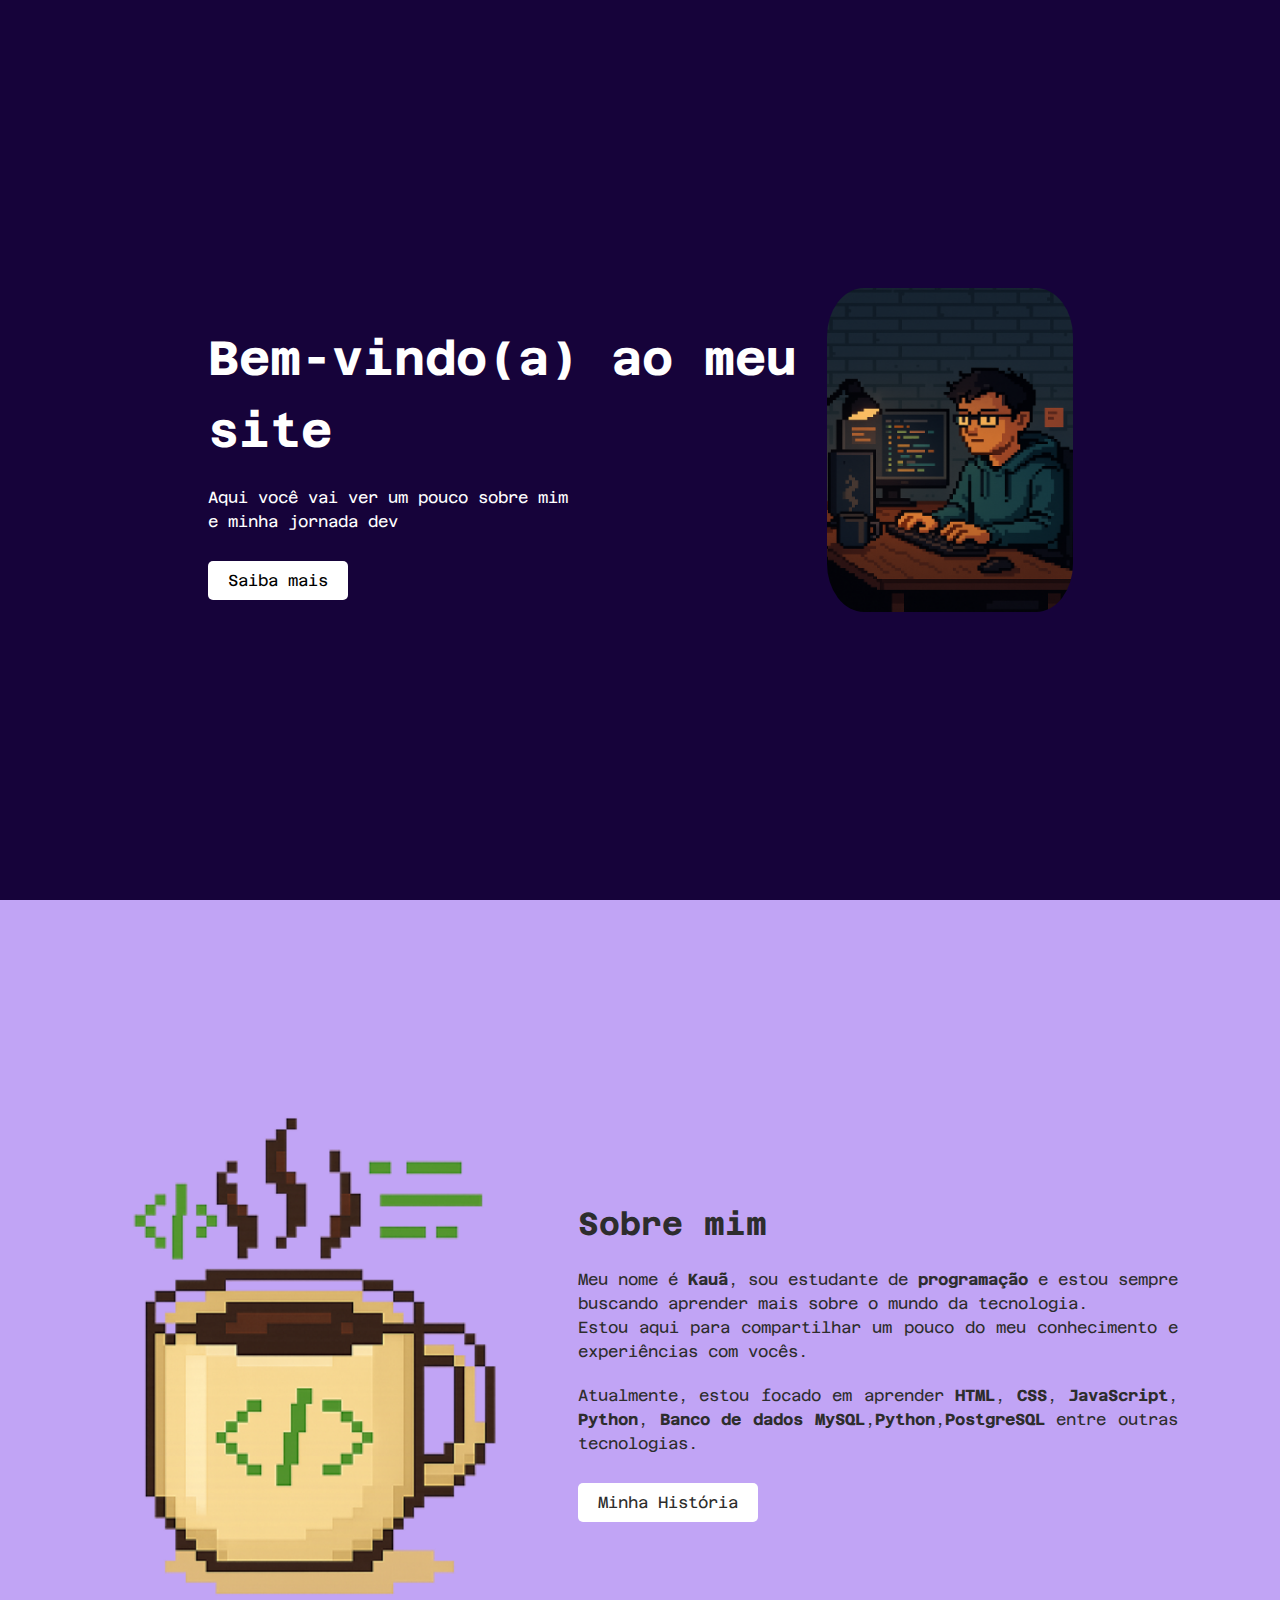
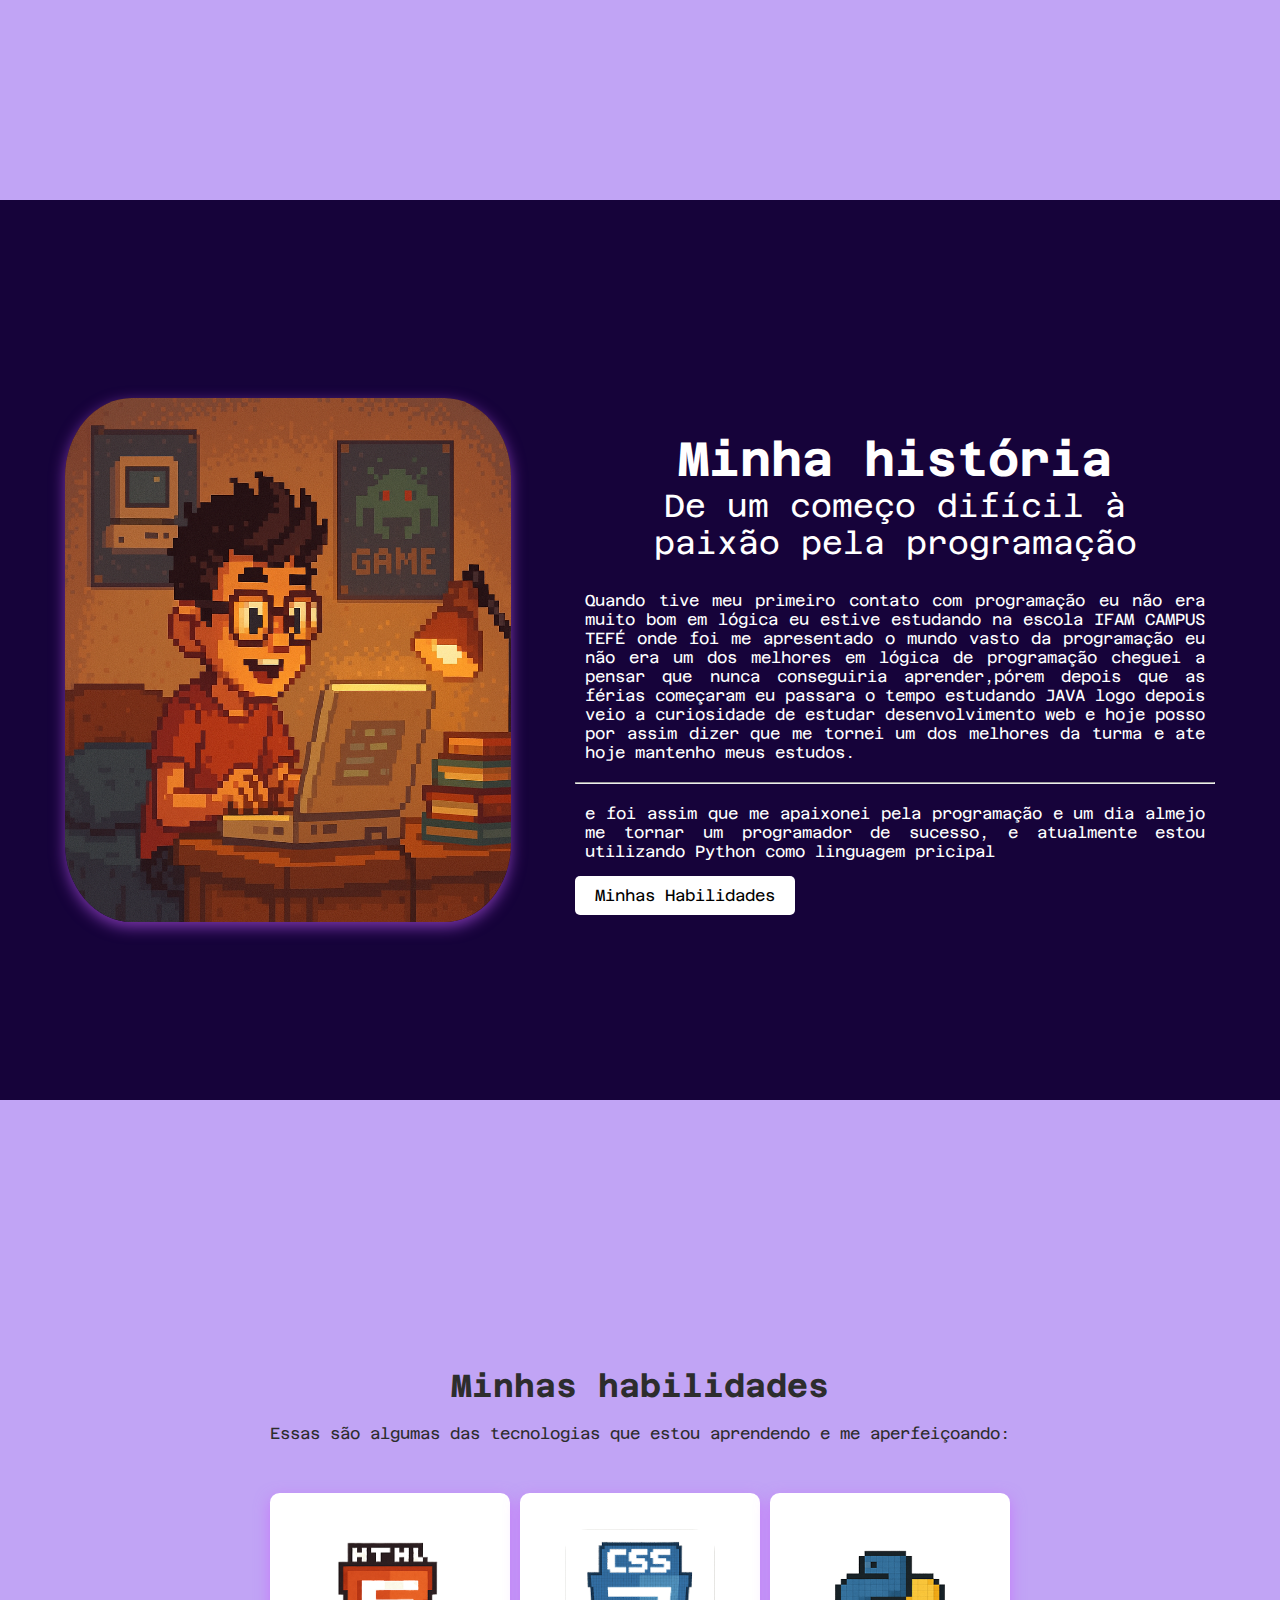
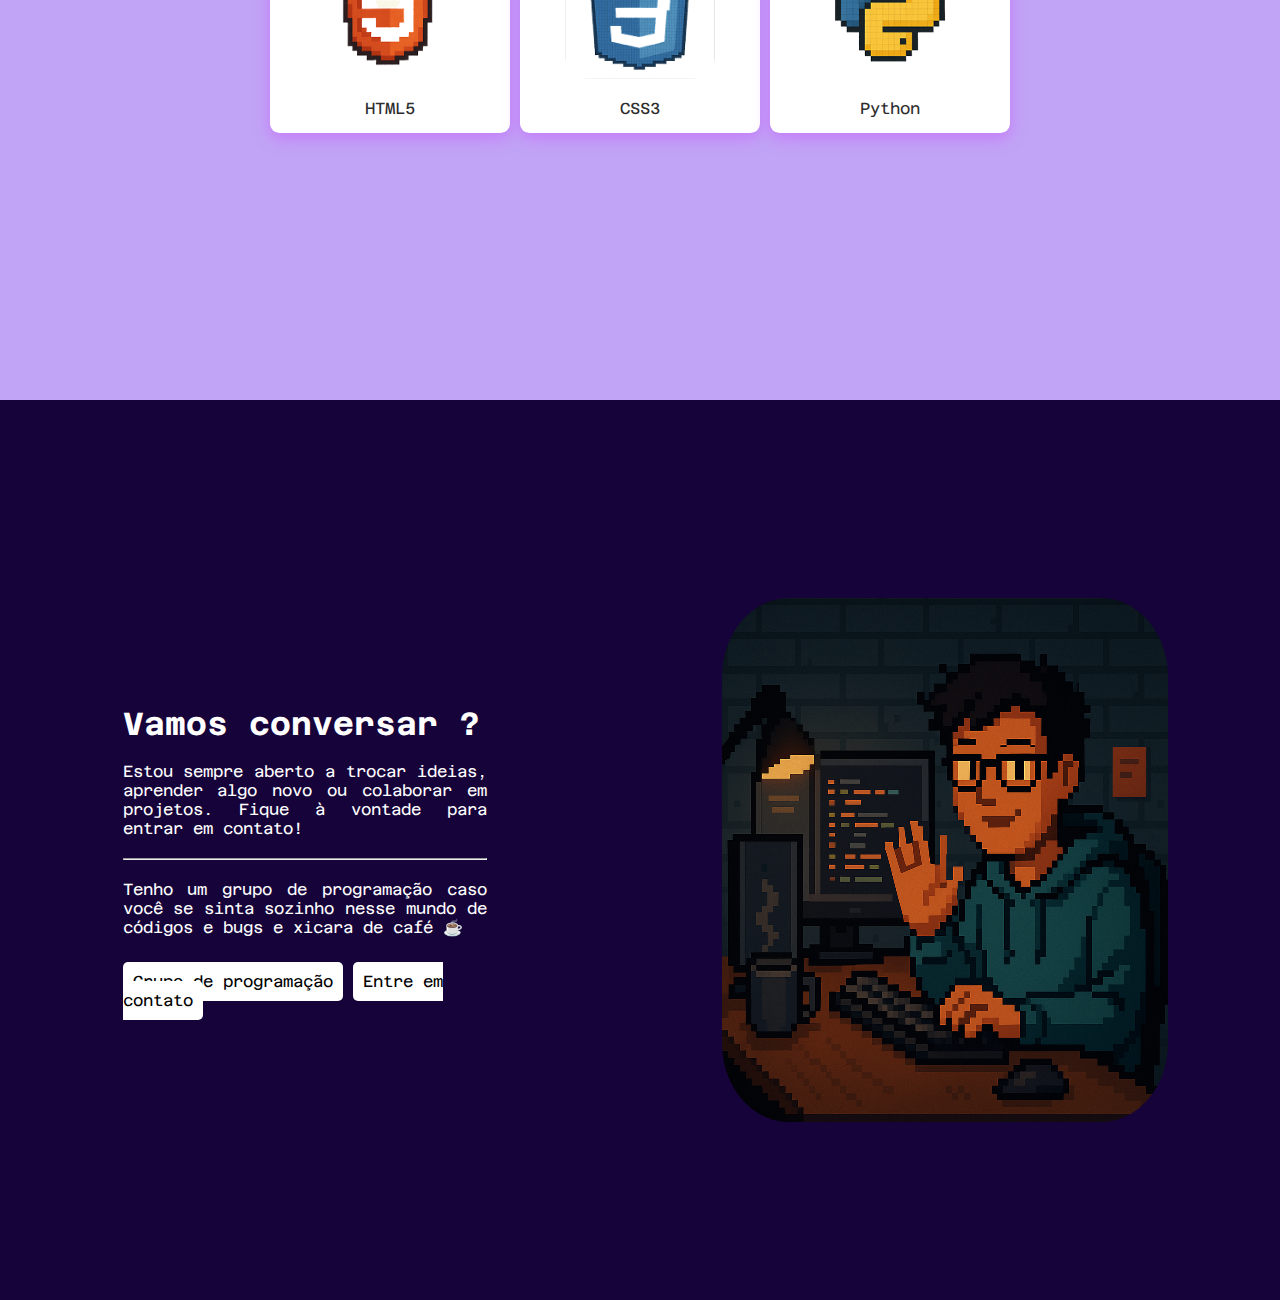
<file: index.html>
<!DOCTYPE html>
 <html lang="pt-br">
 <head>
    <meta charset="UTF-8">
    <meta name="description" content="Meu portfólio pessoal, onde compartilho minha jornada como desenvolvedor e as tecnologias que estou aprendendo.">
    <meta name="keywords" content="programação, desenvolvimento, portfólio, HTML, CSS, JavaScript, Python">
    <meta name="author" content="Kauã Icaro Gonçalves">
    <meta name="robots" content="index, follow">
    <meta name="theme-color" content="#ffffff">
    <meta name="apple-mobile-web-app-status-bar-style" content="black-translucent">
    <meta name="apple-mobile-web-app-capable" content="yes">
    <meta name="apple-mobile-web-app-title" content="Meu Portfólio">
    <meta name="application-name" content="Meu Portfólio">
    <meta name="msapplication-TileColor" content="#ffffff">
    <meta name="msapplication-TileImage" content="imagens/programador_acenando_icon.png">
    <meta name="msapplication-config" content="imagens/browserconfig.xml">
    <meta name="format-detection" content="telephone=no, email=no, address=no">
    <link rel="preconnect" href="https://fonts.googleapis.com">
<link rel="preconnect" href="https://fonts.gstatic.com" crossorigin>
<link href="https://fonts.googleapis.com/css2?family=Azeret+Mono:ital,wght@0,100..900;1,100..900&display=swap" rel="stylesheet">
<link rel="shortcut icon" href="imagens/programador_acenando_icon.png" type="image/x-icon">
    <meta name="viewport" content="width=device-width, initial-scale=1.0">
    <link rel="stylesheet" href="style.css">
    <title>Minha Jornada como Desenvolvedor</title>
 </head>
 <body>
    <section class="header_banner">
        <div class="container">
            <h1>Bem-vindo(a) ao meu <br> site</h1>
            <p>Aqui você vai ver um pouco sobre mim  <br>e  minha jornada dev</p>
            <a href="#sobre_mim" class="btn">Saiba mais</a>
        </div>
        <div class="container-imagem-destaque">
            <img src="imagens/logo_header.png" alt="programador_codando_tomando_café ">
        </div>
    </section>
    <section id="sobre_mim" class="sobre_mim">
        <div class="container_sobre_mim">
            <div class="container_imagem_café">
                <img src="imagens/ilustração_café.png" alt="caneca_de_café">
            </div>
            <div class="container_texto_sobre_mim">
                <h2>Sobre mim</h2>
                <p>Meu nome é <strong>Kauã</strong>, sou estudante de <strong>programação</strong> e estou sempre buscando aprender mais sobre o mundo da tecnologia. <br> Estou aqui para compartilhar um pouco do meu conhecimento e experiências com vocês.</p>
                <p>Atualmente, estou focado em aprender <strong>HTML</strong>, <strong>CSS</strong>, <strong>JavaScript</strong>, <strong>Python</strong>, <strong>Banco de dados MySQL</strong>,<strong>Python</strong>,<strong>PostgreSQL</strong> entre outras tecnologias.</p>
                <a href="#minha_historia" class="btn">Minha História</a>
            </div>
         
        </div>

    </section>
    <section class="minha_historia" id="minha_historia">
       <div class="container_imagem_minha_historia">
        <img src="imagens/iludtração_programador.png" alt="">
       </div>
       <div class="container_texto_minha_historia">
        <header class="container_texto_minha_historia_header">
            <h2>Minha história</h2>
            <p>De um começo difícil à paixão pela programação</p>
        </header>
        <div class="container_texto">
            <p>Quando tive meu primeiro contato com programação eu não era muito bom em lógica eu estive estudando na escola IFAM CAMPUS TEFÉ onde foi me apresentado o mundo vasto da programação eu não era um dos melhores em lógica de programação cheguei a pensar que nunca conseguiria aprender,pórem depois que as férias começaram eu passara o tempo estudando JAVA logo depois veio a curiosidade de estudar desenvolvimento web e hoje posso por assim dizer que me tornei um dos melhores da turma e ate hoje mantenho meus estudos.</p>
            <hr>
            <p>e foi assim que me apaixonei pela programação e um dia almejo me tornar um programador de sucesso, e atualmente estou utilizando Python como linguagem pricipal</p>
            <a href="#minha_habilidades" class="btn">Minhas Habilidades</a>
        </div>

       </div>
    </section>
    <section class="minhas_habilidades" id="minha_habilidades">
        <div class="container_habilidades_titulo">
            <h2>Minhas habilidades</h2>
            <p>Essas são algumas das tecnologias que estou aprendendo e me aperfeiçoando:</p>            
        </div>
        <div class="container_habilidades">
            <div class="habilidade">
                <img src="imagens/logo_html.png" alt="HTML5" >
                <p>HTML5</p>
            </div>
            <div class="habilidade">
                <img src="imagens/logo_css.png" alt="CSS3">
                <p>CSS3</p>
            </div>
            <div class="habilidade">
                <img src="imagens/logo_python_pixel.png" alt="Python">
                <p>Python</p>
            </div>
            </div>
            
    </section>
    <section class="rodape_final_contato">
        <div class="contato_texto">
            <h2>Vamos conversar ?</h2>
            <p>Estou sempre aberto a trocar ideias, aprender algo novo ou colaborar em projetos.
                Fique à vontade para entrar em contato!
                </p>
                <hr>
            <p>Tenho um grupo de programação caso você se sinta sozinho nesse mundo de códigos e bugs e xicara de café ☕</p>
            <div class="container_botao_contato">
                <a href="https://chat.whatsapp.com/KSP6ZWHzGcO6GoA9BT415i" class="btn" target="_blank">Grupo de programação</a>
                <a href="https://w.app/codatech" class="btn" target="_blank">Entre em contato</a>

            </div>
             
        </div>
         
            <img src="imagens/programador_acenando.png" alt="">
         
    </section>
 </body>
 </html>
</file>
<file: style.css>
*{
    margin: 0;
    padding: 0;
    scroll-behavior: smooth;
    box-sizing: border-box;
}
:root{
    --cor-do-fundo:#16033A ;
    --cor-de-texto: #FFFFFF;
    --cor-fundo-segundaria: #C1A4F5;
    --cor-de-botoes: #ffffff;
    --cor-de-texto-botao: #000000;
    --cor-de-botao-hover: hsl(147, 100%, 63%);
    --texto-escuro: #2D2D2D;
}
body{   
    font-family: "Azeret Mono", monospace;
    background-color:var(--cor-do-fundo);
    color: var(--cor-de-texto);
}
.header_banner{
    display: flex;
    justify-content: center;
    align-items: center;
    gap: 30px;
    height: 100vh;
    
}
.header_banner .container{
    line-height: 1.5; 

}
.header_banner .container h1{
    font-size: 3rem;
    font-weight: 700;
    color: var(--cor-de-texto);
    text-align: left;
    margin-bottom: 20px;
}
.header_banner .container p{
    font-size: 1rem;
    color: var(--cor-de-texto);
    margin-bottom: 20px;
    text-align: left;
}
.header_banner .container .btn{
    background-color: var(--cor-de-botoes);
    color: var(--cor-de-texto-botao);
    text-decoration: none;
    border: none;
    padding: 10px 20px;
    font-size: 1rem;
    cursor: pointer;
    border-radius: 5px;
    position: relative;
    overflow: hidden;
    top: 15px; 
    transition: all 0.3s ease-in-out;
}
.header_banner .container .btn:hover{
    background-color: var(--cor-de-botao-hover);
     color: var(--cor-de-texto-botao);
    transform: translateY(-5px);
    box-shadow: 0 5px 15px rgba(0, 0, 0, 0.3);
    transition: all 0.3s ease-in-out; 
}
.container-imagem-destaque img {
    width: 246px;
    height: 324px;
    max-width: 600px;
    margin: 0 auto;
    display: block;
    border-radius: 15%;
   
    transition: all 0.3s ease-in-out;
}
.sobre_mim{
    display: flex;
    justify-content: center;
    align-items: center;
    gap: 30px;
    height: 100vh;
    background-color: var(--cor-fundo-segundaria);
}
.sobre_mim .container_sobre_mim{
   display: flex;
    justify-content: center;
    align-items: center;
    gap: 30px;
    
}
.container_texto_sobre_mim{
    width: 50%;
    padding: 20px;
    color: var(--texto-escuro);
}
.container_imagem_café img {
    width: 446px;
    height: 524px;
    max-width: 600px;
    
}
.container_texto_sobre_mim{
    line-height: 1.5; 
    text-align: justify;
}
.container_texto_sobre_mim h2{
    font-size: 2rem;
    font-weight: 700;
    color: var(--texto-escuro);
    margin-bottom: 20px;
}
.container_texto_sobre_mim p{
    font-size: 1rem;

    color: var(--texto-escuro);
    margin-bottom: 20px;
} 
.container_texto_sobre_mim .btn{
    background-color: var(--cor-de-botoes);
    color: var(--cor-de-botao);
    text-decoration: none;
    border: none;
    padding: 10px 20px;
    font-size: 1rem;
    cursor: pointer;
    border-radius: 5px;
    position: relative;
    overflow: hidden;
    top: 15px; 
    transition: all 0.3s ease-in-out;
}
.container_texto_sobre_mim .btn:hover{
    background-color: var(--cor-de-botao-hover);
     color: var(--cor-de-botoes);   
    transform: translateY(-5px);
    box-shadow: 0 5px 15px rgba(0, 0, 0, 0.3);
    transition: all 0.3s ease-in-out;
}
.minha_historia{
    display: flex;
    justify-content: center;
    align-items: center;
     
    height: 100vh;
    background-color: var(--cor-do-fundo);
}
.container_texto_minha_historia .btn{
    background-color: var(--cor-de-botoes);
    color: var(--cor-de-texto-botao);
    text-decoration: none;
    border: none;
    padding: 10px 20px;
    font-size: 1rem;
    cursor: pointer;
    border-radius: 5px;
    position: relative;
    overflow: hidden;
    top: 15px; 
    transition: all 0.3s ease-in-out;
}
.container_texto_minha_historia .btn:hover{
    background-color: var(--cor-de-botao-hover);
    color: var(--cor-de-botoes);      
    transform: translateY(-5px);
    box-shadow: 0 5px 15px rgba(0, 0, 0, 0.3);
    transition: all 0.3s ease-in-out;
}
.container_texto_minha_historia{
    width: 50%;
    margin: 0 auto;
}
.container_imagem_minha_historia{
    margin-left: auto;
}
.container_imagem_minha_historia img {
    width: 446px;
    height: 524px;
    max-width: 600px;
    
    display: block;
    border-radius: 15%;
    box-shadow: 0 5px 15px hsla(280, 100%, 68%, 0.574);
    transition: all 0.3s ease-in-out;
}

.container_texto_minha_historia_header{
    width: 90%;
    padding: 20px;
    color: var(--cor-de-texto);
    text-align: center;
    margin: 0 auto;
    font-size: 2rem;
    margin-bottom: 10px;
}
.container_texto p{
    margin: 10px;
    text-align: justify;
}


.minhas_habilidades{
    display: flex;
    justify-content: center;
    align-items: center;
    gap: 30px;
    flex-direction: column;
    height: 100vh;
    background-color: var(--cor-fundo-segundaria);
}
.container_habilidades_titulo{
    text-align: center;
}
.container_habilidades{
    display: flex;
    justify-content: center;
    align-items: center;
    gap: 10px;
    flex-wrap: wrap;
    width: 100%;
}
.container_habilidades_titulo h2{
    font-size: 2rem;
    font-weight: 700;
    color: var(--texto-escuro);
    margin-bottom: 20px;
}
.container_habilidades_titulo p{
    font-size: 1rem;
    color: var(--texto-escuro);
    margin-bottom: 20px;
}
.habilidade{
    width: 240px;
    height: 240px;
    background-color: var(--cor-de-texto);
    border-radius: 4%;
    display: flex;
    justify-content: center;
    align-items: center;
    flex-direction: column;
    box-shadow: 0 5px 15px hsla(280, 100%, 68%, 0.574);
    transition: all 0.3s ease-in-out;
}
.habilidade:hover{
    transform: translateY(-5px);
    box-shadow: 0 5px 15px hsla(280, 100%, 68%, 0.574);
    transition: all 0.3s ease-in-out;
}
.habilidade img{
    width: 150px;
    height: 150px;
    max-width: 100%;
    margin-bottom: 10px;
}
.habilidade p{
    
    font-size: 1rem;
    color: var(--texto-escuro);
    margin-top: 10px;
    text-align: center; 
}
.rodape_final_contato{
    display: flex;
    justify-content: center;
    align-items: center;
     
    height: 100vh;
    background-color: var(--cor-do-fundo);

}
 
.contato_texto{
    width: 30%;
    padding: 10px;
    color: var(--cor-de-texto);
    text-align: left;
    margin: 0 auto;
}
.contato_texto h2{
    font-size: 2rem;
    font-weight: 700;
    color: var(--cor-de-texto);
    margin-bottom: 20px;
}
hr{
    width: 100%;
    height: 2px;
    background-color: var(--cor-de-texto);
    margin: 20px 0;
}
.contato_texto p{
    text-align: justify;
    font-size: 1rem;
    color: var(--cor-de-texto);
    margin-bottom: 20px;
}
.container_botao_contato .btn {
    background-color: var(--cor-de-botoes);
    color: var(--cor-de-texto-botao);
    text-decoration: none;
    border: none;
    padding: 10px 10px;
    font-size: 1rem;
    cursor: pointer;
    border-radius: 5px;
    position: relative;
    overflow: hidden;
    top: 15px; 
    transition: all 0.3s ease-in-out;
}
.container_botao_contato .btn:hover{
    background-color: var(--cor-de-botao-hover);
     color: var(--cor-de-botoes);   
    transform: translateY(-5px);
    box-shadow: 0 5px 15px rgba(0, 0, 0, 0.3);
    transition: all 0.3s ease-in-out;
}
  img {
    width: 446px;
    height: 524px;
    max-width: 600px;
    display: block;
    border-radius: 15%;
    
    transition: all 0.3s ease-in-out;
    margin-left: auto;  
    margin-right: auto;
    margin-top: 20px;   
}
@media (max-width: 768px) {
    .header_banner {
        align-items: center;
        justify-content: center;
        flex-direction: column;
        height: auto;
        padding: 20px;
    }
    .header_banner .container h1 {
        font-size: 2rem;
        text-align: center;
    }
    .header_banner .container p {
        font-size: 0.9rem;
        text-align: center;
    }
    .header_banner .container .btn {
        position: relative;
        top: 0;
        padding: 8px 12px;
        font-size: 0.8rem;
        display: block;
        margin: 10px auto;
        text-align: center;
    }
    .container-imagem-destaque img {
        width: 200px;
        height: auto;
    }
    .sobre_mim {
        flex-direction: column;
        height: auto;
        padding: 20px;
    }
    .container_sobre_mim {
        flex-direction: column;
    }
    .container_texto_sobre_mim {
        width: 100%;
        padding: 10px;
    }
    .container_imagem_café img {
        width: 100%;
        height: auto;
    }
    .minha_historia {
        flex-direction: column;
        height: auto;
        padding: 20px;
    }
    .container_texto_minha_historia {
        width: 100%;
        padding: 10px;
    }
    .container_imagem_minha_historia img {
        width: 100%;
        height: auto;
    }
    .minhas_habilidades {
        height: auto;
        padding: 20px;
    }
    .container_habilidades {
        flex-direction: column;
        gap: 20px;
    }
    .habilidade {
        width: 100%;
        height: auto;
        padding: 20px;
        text-align: center;
    }
    .habilidade img {
        width: 100px;
        height: auto;
    }
    .rodape_final_contato {
        flex-direction: column;
        height: auto;
        padding: 20px;
    }
    .contato_texto {
        width: 100%;
        padding: 10px;
    }
    .container_botao_contato .btn {
        padding: 6px 10px;
        font-size: 0.7rem;
        display: block;
        margin: 10px auto;
        text-align: center;
    }
    img {
        width: 100%;
        height: auto;
        margin-top: 10px;
    }
}
</file>
